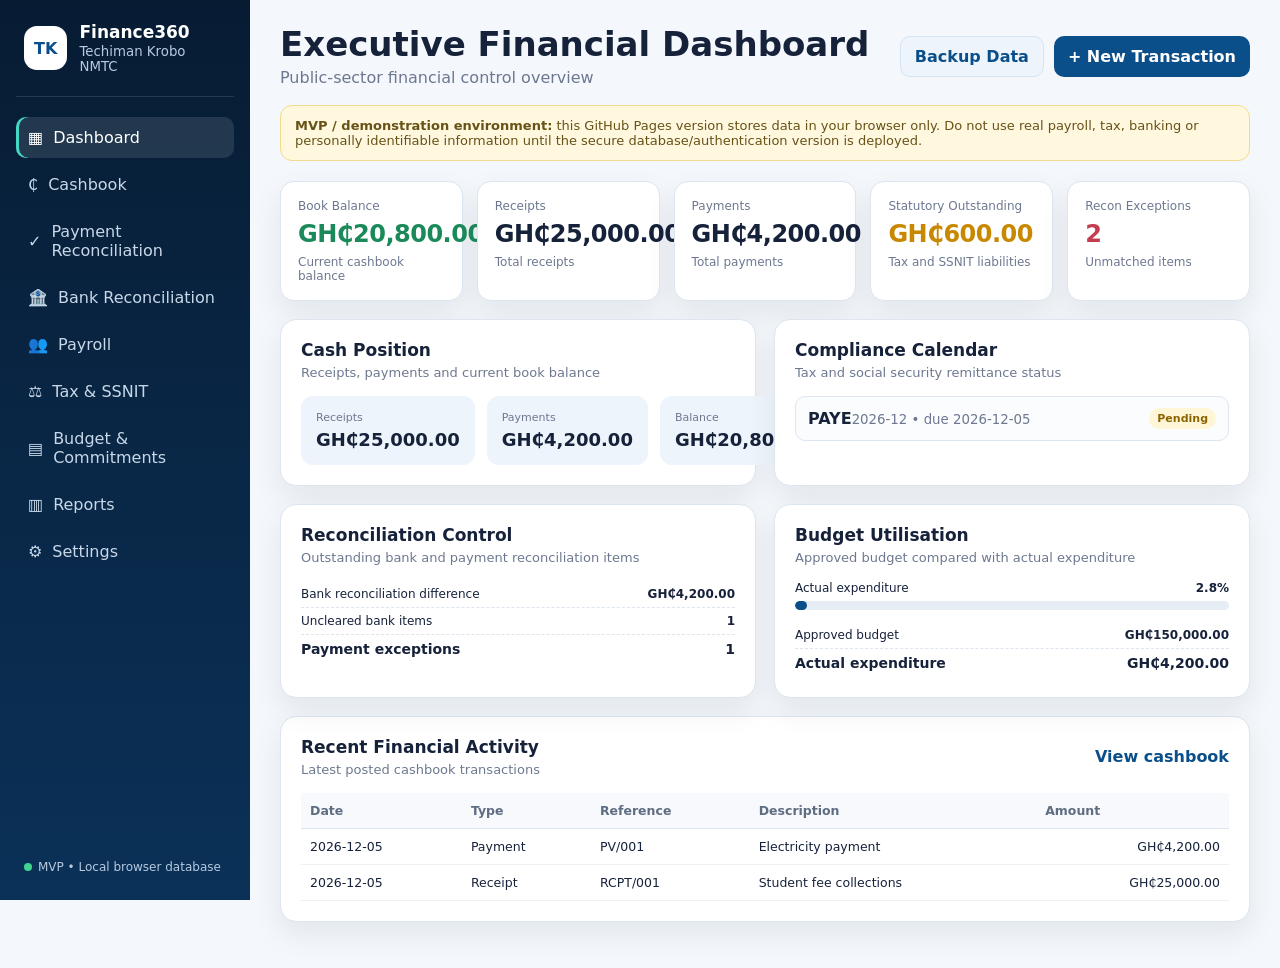
<file: index.html>
<!DOCTYPE html>
<html lang="en">
<head>
  <meta charset="UTF-8" />
  <meta name="viewport" content="width=device-width, initial-scale=1.0" />
  <meta name="description" content="Techiman Krobo Nursing and Midwifery Training College Financial Management System MVP" />
  <meta name="theme-color" content="#0b2447" />
  <title>Techiman Krobo NMTC Financial Management System</title>
  <link rel="icon" href="assets/favicon.svg" type="image/svg+xml" />
  <link rel="stylesheet" href="styles.css" />
</head>
<body>
  <div class="app-shell">
    <aside class="sidebar" id="sidebar">
      <div class="brand">
        <div class="brand-mark">TK</div>
        <div>
          <strong>Finance360</strong>
          <small>Techiman Krobo NMTC</small>
        </div>
      </div>

      <nav class="nav" aria-label="Primary navigation">
        <button class="nav-link active" data-view="dashboard"><span>▦</span> Dashboard</button>
        <button class="nav-link" data-view="cashbook"><span>₵</span> Cashbook</button>
        <button class="nav-link" data-view="payments"><span>✓</span> Payment Reconciliation</button>
        <button class="nav-link" data-view="bank"><span>🏦</span> Bank Reconciliation</button>
        <button class="nav-link" data-view="payroll"><span>👥</span> Payroll</button>
        <button class="nav-link" data-view="statutory"><span>⚖</span> Tax & SSNIT</button>
        <button class="nav-link" data-view="budget"><span>▤</span> Budget & Commitments</button>
        <button class="nav-link" data-view="reports"><span>▥</span> Reports</button>
        <button class="nav-link" data-view="settings"><span>⚙</span> Settings</button>
      </nav>

      <div class="sidebar-foot"><span class="status-dot"></span>MVP • Local browser database</div>
    </aside>

    <main class="main">
      <header class="topbar">
        <button class="menu-btn" id="menuBtn" aria-label="Toggle menu">☰</button>
        <div><h1 id="pageTitle">Executive Financial Dashboard</h1><p id="pageSubtitle">Public-sector financial control overview</p></div>
        <div class="top-actions"><button class="ghost-btn" id="backupBtn">Backup Data</button><button class="primary-btn" data-open-view="cashbook">+ New Transaction</button></div>
      </header>

      <div class="notice"><strong>MVP / demonstration environment:</strong> this GitHub Pages version stores data in your browser only. Do not use real payroll, tax, banking or personally identifiable information until the secure database/authentication version is deployed.</div>

      <section class="view active" id="dashboard">
        <div class="kpi-grid" id="kpiGrid"></div>
        <div class="grid two">
          <article class="card"><div class="card-head"><div><h2>Cash Position</h2><p>Receipts, payments and current book balance</p></div></div><div class="cash-summary" id="cashSummary"></div></article>
          <article class="card"><div class="card-head"><div><h2>Compliance Calendar</h2><p>Tax and social security remittance status</p></div></div><div id="complianceList" class="stack-list"></div></article>
        </div>
        <div class="grid two">
          <article class="card"><div class="card-head"><div><h2>Reconciliation Control</h2><p>Outstanding bank and payment reconciliation items</p></div></div><div id="reconOverview"></div></article>
          <article class="card"><div class="card-head"><div><h2>Budget Utilisation</h2><p>Approved budget compared with actual expenditure</p></div></div><div id="budgetOverview"></div></article>
        </div>
        <article class="card"><div class="card-head"><div><h2>Recent Financial Activity</h2><p>Latest posted cashbook transactions</p></div><button class="link-btn" data-open-view="cashbook">View cashbook</button></div><div class="table-wrap"><table id="recentTransactionsTable"></table></div></article>
      </section>

      <section class="view" id="cashbook">
        <div class="grid form-layout">
          <article class="card form-card"><div class="card-head"><div><h2>Post Cashbook Transaction</h2><p>Record receipts and payments</p></div></div>
            <form id="cashbookForm" class="form-grid">
              <label>Date<input type="date" name="date" required /></label><label>Type<select name="type" required><option value="Receipt">Receipt</option><option value="Payment">Payment</option></select></label>
              <label>Reference<input type="text" name="reference" placeholder="PV/RCPT/2026/001" required /></label><label>Category<select name="category" required><option>Student Fees</option><option>Government Grant</option><option>Internally Generated Funds</option><option>Compensation</option><option>Goods & Services</option><option>Capital Expenditure</option><option>Utilities</option><option>Training</option><option>Travel & Transport</option><option>Other</option></select></label>
              <label class="span-2">Description<input type="text" name="description" required placeholder="Transaction description" /></label><label>Amount (GHS)<input type="number" min="0" step="0.01" name="amount" required /></label><label>Bank Account<select name="bankAccount" id="cashbookBankSelect" required></select></label>
              <label class="span-2">Payee / Payer<input type="text" name="party" placeholder="Supplier, staff, student or payer" /></label><div class="form-actions span-2"><button class="primary-btn" type="submit">Post Transaction</button></div>
            </form>
          </article>
          <article class="card"><div class="card-head"><div><h2>Cashbook Register</h2><p>Receipts and payments ledger</p></div><button class="ghost-btn export-btn" data-export="cashbook">Export CSV</button></div><div class="filter-row"><input id="cashbookSearch" type="search" placeholder="Search reference, description or party" /><select id="cashbookTypeFilter"><option value="">All types</option><option>Receipt</option><option>Payment</option></select></div><div class="table-wrap tall"><table id="cashbookTable"></table></div></article>
        </div>
      </section>

      <section class="view" id="payments"><div class="grid form-layout">
        <article class="card form-card"><div class="card-head"><div><h2>Payment Voucher Register</h2><p>Create and reconcile approved payments</p></div></div>
          <form id="paymentForm" class="form-grid"><label>Voucher Date<input type="date" name="date" required /></label><label>Voucher No.<input type="text" name="voucher" required placeholder="PV/2026/001" /></label><label class="span-2">Payee<input type="text" name="payee" required /></label><label>Invoice / Claim Ref<input type="text" name="invoice" /></label><label>Amount (GHS)<input type="number" min="0" step="0.01" name="amount" required /></label><label>Payment Method<select name="method"><option>Bank Transfer</option><option>Cheque</option><option>Electronic Payment</option><option>Other</option></select></label><label>Approval Status<select name="approval"><option>Prepared</option><option>Reviewed</option><option>Approved</option><option>Paid</option></select></label><label class="span-2">Purpose<input type="text" name="purpose" required /></label><div class="form-actions span-2"><button class="primary-btn" type="submit">Add Voucher</button></div></form>
        </article>
        <article class="card"><div class="card-head"><div><h2>Payment Reconciliation</h2><p>Match vouchers to evidence and bank settlement</p></div><button class="ghost-btn export-btn" data-export="payments">Export CSV</button></div><div class="table-wrap tall"><table id="paymentsTable"></table></div></article>
      </div></section>

      <section class="view" id="bank"><div class="grid two">
        <article class="card form-card"><div class="card-head"><div><h2>Bank Reconciliation Statement</h2><p>Compare cashbook with bank statement</p></div></div><form id="bankReconForm" class="form-grid"><label>Reconciliation Date<input type="date" name="date" required /></label><label>Bank Account<select name="bankAccount" id="reconBankSelect"></select></label><label>Statement Closing Balance<input type="number" step="0.01" name="statementBalance" required /></label><label>Bank Charges / Credits Adjustment<input type="number" step="0.01" name="adjustment" value="0" /></label><div class="form-actions span-2"><button class="primary-btn" type="submit">Save Reconciliation Header</button></div></form><div id="bankReconSummary" class="recon-box"></div></article>
        <article class="card"><div class="card-head"><div><h2>Uncleared Cashbook Items</h2><p>Tick items appearing on the bank statement</p></div></div><div class="table-wrap tall"><table id="bankReconTable"></table></div></article>
      </div></section>

      <section class="view" id="payroll"><div class="grid form-layout">
        <article class="card form-card"><div class="card-head"><div><h2>Employee Payroll Record</h2><p>Manage gross pay, deductions and net pay</p></div></div><form id="payrollForm" class="form-grid"><label>Staff ID<input type="text" name="staffId" required /></label><label>Employee Name<input type="text" name="name" required /></label><label>Department<input type="text" name="department" placeholder="Accounts, Academic, Administration" /></label><label>Payroll Month<input type="month" name="month" required /></label><label>Basic Salary<input type="number" min="0" step="0.01" name="basic" required /></label><label>Allowances<input type="number" min="0" step="0.01" name="allowances" value="0" /></label><label>PAYE<input type="number" min="0" step="0.01" name="paye" value="0" /></label><label>Other Deductions<input type="number" min="0" step="0.01" name="otherDeductions" value="0" /></label><div class="form-actions span-2"><button class="primary-btn" type="submit">Add Payroll Record</button></div></form><p class="form-note">SSNIT deductions are calculated using configurable employee/employer rates in Settings. PAYE is entered as the approved payroll amount because PAYE uses statutory tax bands.</p></article>
        <article class="card"><div class="card-head"><div><h2>Payroll Register</h2><p>Gross salary, statutory deductions and net pay</p></div><button class="ghost-btn export-btn" data-export="payroll">Export CSV</button></div><div class="summary-strip" id="payrollSummary"></div><div class="table-wrap tall"><table id="payrollTable"></table></div></article>
      </div></section>

      <section class="view" id="statutory"><div class="grid form-layout">
        <article class="card form-card"><div class="card-head"><div><h2>Statutory Remittance</h2><p>Track PAYE, withholding tax and social security payments</p></div></div><form id="statutoryForm" class="form-grid"><label>Period<input type="month" name="period" required /></label><label>Remittance Type<select name="type"><option>PAYE</option><option>Withholding Tax</option><option>SSNIT Employee</option><option>SSNIT Employer</option><option>Other Statutory Deduction</option></select></label><label>Amount Due<input type="number" min="0" step="0.01" name="amountDue" required /></label><label>Due Date<input type="date" name="dueDate" required /></label><label>Amount Paid<input type="number" min="0" step="0.01" name="amountPaid" value="0" /></label><label>Payment Date<input type="date" name="paymentDate" /></label><label>Receipt / Reference<input type="text" name="reference" /></label><label>Status<select name="status"><option>Pending</option><option>Part Paid</option><option>Paid</option></select></label><div class="form-actions span-2"><button class="primary-btn" type="submit">Record Remittance</button></div></form></article>
        <article class="card"><div class="card-head"><div><h2>Tax & Social Security Register</h2><p>Evidence of statutory payment and outstanding liabilities</p></div><button class="ghost-btn export-btn" data-export="statutory">Export CSV</button></div><div class="table-wrap tall"><table id="statutoryTable"></table></div></article>
      </div></section>

      <section class="view" id="budget"><div class="grid form-layout">
        <article class="card form-card"><div class="card-head"><div><h2>Budget Line</h2><p>Approved budget, commitments and actual expenditure</p></div></div><form id="budgetForm" class="form-grid"><label>Financial Year<input type="number" name="year" min="2020" max="2100" required /></label><label>Budget Code<input type="text" name="code" required /></label><label class="span-2">Budget Line<input type="text" name="line" required /></label><label>Approved Budget<input type="number" min="0" step="0.01" name="approved" required /></label><label>Commitments<input type="number" min="0" step="0.01" name="committed" value="0" /></label><label>Actual Expenditure<input type="number" min="0" step="0.01" name="actual" value="0" /></label><label>Funding Source<select name="funding"><option>Government of Ghana</option><option>Internally Generated Funds</option><option>Donor / Project</option><option>Other</option></select></label><div class="form-actions span-2"><button class="primary-btn" type="submit">Add Budget Line</button></div></form></article>
        <article class="card"><div class="card-head"><div><h2>Budget & Commitment Register</h2><p>Monitor available balances and over-commitment risk</p></div><button class="ghost-btn export-btn" data-export="budget">Export CSV</button></div><div class="table-wrap tall"><table id="budgetTable"></table></div></article>
      </div></section>

      <section class="view" id="reports"><div class="grid three report-grid"><article class="report-card"><h3>Cashbook Summary</h3><p>Receipts, payments and closing book balance.</p><button class="ghost-btn export-btn" data-export="cashbook">Download CSV</button></article><article class="report-card"><h3>Payment Reconciliation</h3><p>Voucher approval, evidence and bank settlement status.</p><button class="ghost-btn export-btn" data-export="payments">Download CSV</button></article><article class="report-card"><h3>Payroll Register</h3><p>Gross pay, deductions, SSNIT and net payroll.</p><button class="ghost-btn export-btn" data-export="payroll">Download CSV</button></article><article class="report-card"><h3>Tax & SSNIT Remittance</h3><p>Outstanding and paid statutory obligations.</p><button class="ghost-btn export-btn" data-export="statutory">Download CSV</button></article><article class="report-card"><h3>Budget Performance</h3><p>Budget, commitment, actual and available balance.</p><button class="ghost-btn export-btn" data-export="budget">Download CSV</button></article><article class="report-card"><h3>Full System Backup</h3><p>Download all MVP records as a JSON backup.</p><button class="primary-btn" id="reportBackupBtn">Download Backup</button></article></div><article class="card"><div class="card-head"><div><h2>Management Financial Snapshot</h2><p>Printable summary for Principal / Management Committee review</p></div><button class="ghost-btn" id="printReportBtn">Print</button></div><div id="managementReport" class="management-report"></div></article></section>

      <section class="view" id="settings"><div class="grid two"><article class="card form-card"><div class="card-head"><div><h2>Institution & Payroll Settings</h2><p>Configure local MVP parameters</p></div></div><form id="settingsForm" class="form-grid"><label class="span-2">Institution Name<input type="text" name="institutionName" /></label><label>Financial Year<input type="number" name="financialYear" min="2020" max="2100" /></label><label>Currency<input type="text" name="currency" value="GHS" /></label><label>Employee SSNIT Rate (%)<input type="number" name="ssnitEmployeeRate" min="0" max="100" step="0.01" /></label><label>Employer SSNIT Rate (%)<input type="number" name="ssnitEmployerRate" min="0" max="100" step="0.01" /></label><div class="form-actions span-2"><button class="primary-btn" type="submit">Save Settings</button></div></form><p class="form-note">Enter current approved statutory rates applicable to the institution. Rates are configurable rather than hard-coded.</p></article><article class="card"><div class="card-head"><div><h2>Bank Accounts</h2><p>Accounts used for cashbook and reconciliation</p></div></div><form id="bankAccountForm" class="inline-form"><input name="name" placeholder="Account name" required /><input name="number" placeholder="Account number / masked ref" required /><button class="primary-btn" type="submit">Add</button></form><div id="bankAccountsList" class="stack-list"></div></article></div><article class="card danger-zone"><div class="card-head"><div><h2>Data Administration</h2><p>Backup, restore or reset the local MVP database</p></div></div><div class="button-row"><button class="ghost-btn" id="restoreBtn">Restore JSON Backup</button><input type="file" id="restoreInput" accept="application/json" hidden /><button class="danger-btn" id="resetBtn">Reset Demo Data</button></div></article></section>
    </main>
  </div>
  <div class="toast" id="toast" role="status"></div>
  <script src="app.js"></script>
</body>
</html>
</file>
<file: styles.css>
:root{--bg:#f4f7fb;--surface:#fff;--surface-2:#eef4fb;--ink:#16213a;--muted:#6d7890;--border:#dce5f0;--primary:#0b4f8a;--primary-2:#06345d;--accent:#18a999;--success:#1b8a5a;--warning:#c88800;--danger:#c43d4f;--shadow:0 12px 30px rgba(16,35,60,.08);--radius:16px}*{box-sizing:border-box}html{scroll-behavior:smooth}body{margin:0;font-family:Inter,ui-sans-serif,system-ui,-apple-system,BlinkMacSystemFont,"Segoe UI",sans-serif;background:var(--bg);color:var(--ink)}button,input,select{font:inherit}button{cursor:pointer}.app-shell{min-height:100vh;display:grid;grid-template-columns:250px 1fr}.sidebar{position:sticky;top:0;height:100vh;overflow-y:auto;background:linear-gradient(180deg,#071c33,#0b3158);color:#fff;padding:22px 16px;display:flex;flex-direction:column;z-index:20}.brand{display:flex;align-items:center;gap:12px;padding:0 8px 22px;border-bottom:1px solid rgba(255,255,255,.12)}.brand-mark{width:44px;height:44px;border-radius:13px;display:grid;place-items:center;background:#fff;color:var(--primary);font-weight:800}.brand strong{display:block;font-size:17px}.brand small{display:block;color:#b6cae0;margin-top:2px}.nav{display:grid;gap:6px;margin-top:20px}.nav-link{border:0;color:#c8d8e9;background:transparent;text-align:left;padding:11px 12px;border-radius:10px;display:flex;align-items:center;gap:10px}.nav-link:hover,.nav-link.active{background:rgba(255,255,255,.11);color:#fff}.nav-link.active{box-shadow:inset 3px 0 0 #45d7c6}.sidebar-foot{margin-top:auto;padding:18px 8px 4px;color:#b6cae0;font-size:12px}.status-dot{display:inline-block;width:8px;height:8px;background:#42d392;border-radius:50%;margin-right:6px}.main{min-width:0;padding:26px 30px 46px}.topbar{display:flex;align-items:center;gap:18px;margin-bottom:18px}.topbar h1{font-size:clamp(24px,3vw,34px);line-height:1.1;margin:0}.topbar p{margin:5px 0 0;color:var(--muted)}.top-actions{margin-left:auto;display:flex;gap:10px}.menu-btn{display:none;width:42px;height:42px;border:1px solid var(--border);background:var(--surface);border-radius:10px}.notice{background:#fff8df;border:1px solid #f1dc8e;color:#675217;padding:12px 14px;border-radius:12px;margin-bottom:20px;font-size:13px}.view{display:none}.view.active{display:block;animation:fade .18s ease-out}@keyframes fade{from{opacity:.55;transform:translateY(3px)}to{opacity:1;transform:none}}.grid{display:grid;gap:18px;margin-bottom:18px}.grid.two{grid-template-columns:repeat(2,minmax(0,1fr))}.grid.three{grid-template-columns:repeat(3,minmax(0,1fr))}.form-layout{grid-template-columns:minmax(300px,.8fr) minmax(0,1.6fr)}.card,.report-card{background:var(--surface);border:1px solid var(--border);border-radius:var(--radius);box-shadow:var(--shadow)}.card,.report-card{padding:20px}.report-card h3{margin:0 0 8px}.report-card p{min-height:42px;color:var(--muted)}.card-head{display:flex;align-items:flex-start;justify-content:space-between;gap:16px;margin-bottom:16px}.card-head h2{margin:0;font-size:17px}.card-head p{margin:5px 0 0;color:var(--muted);font-size:13px}.kpi-grid{display:grid;grid-template-columns:repeat(5,minmax(0,1fr));gap:14px;margin-bottom:18px}.kpi{background:var(--surface);border:1px solid var(--border);border-radius:14px;padding:17px;box-shadow:var(--shadow)}.kpi .label{color:var(--muted);font-size:12px}.kpi .value{font-weight:780;font-size:24px;margin:7px 0;letter-spacing:-.5px}.kpi .meta{font-size:12px;color:var(--muted)}.kpi.positive .value{color:var(--success)}.kpi.warning .value{color:var(--warning)}.kpi.danger .value{color:var(--danger)}.primary-btn,.ghost-btn,.danger-btn,.link-btn{border:0;border-radius:10px;padding:10px 14px;font-weight:650}.primary-btn{background:var(--primary);color:#fff}.primary-btn:hover{background:var(--primary-2)}.ghost-btn{background:#edf4fb;color:var(--primary);border:1px solid #d5e4f2}.danger-btn{background:#fff0f2;color:var(--danger);border:1px solid #f4c7ce}.link-btn{background:transparent;color:var(--primary);padding-inline:0}.form-grid{display:grid;grid-template-columns:repeat(2,minmax(0,1fr));gap:13px}.form-grid label{display:grid;gap:6px;font-size:12px;font-weight:700;color:#4f5e75}.span-2{grid-column:1/-1}input,select{width:100%;min-height:42px;border:1px solid var(--border);border-radius:9px;background:#fff;color:var(--ink);padding:9px 10px;outline:none}input:focus,select:focus{border-color:#7aa9d0;box-shadow:0 0 0 3px rgba(11,79,138,.08)}.form-actions{display:flex;justify-content:flex-end;padding-top:4px}.form-note{font-size:12px;color:var(--muted);line-height:1.5;margin:14px 0 0}.inline-form{display:grid;grid-template-columns:1fr 1fr auto;gap:8px;margin-bottom:14px}.filter-row{display:grid;grid-template-columns:1fr 180px;gap:10px;margin-bottom:12px}.button-row{display:flex;gap:10px;flex-wrap:wrap}.table-wrap{overflow:auto}.table-wrap.tall{max-height:610px}table{width:100%;border-collapse:collapse;font-size:12.5px}th{position:sticky;top:0;z-index:1;text-align:left;color:#5f6d82;background:#f7f9fc;border-bottom:1px solid var(--border);padding:10px 9px;white-space:nowrap}td{border-bottom:1px solid #edf1f6;padding:10px 9px;vertical-align:top}tbody tr:hover{background:#fbfdff}.num{text-align:right;font-variant-numeric:tabular-nums;white-space:nowrap}.tag{display:inline-flex;align-items:center;padding:4px 8px;border-radius:999px;font-size:11px;font-weight:700;background:#eef3f8;color:#536076}.tag.success{background:#e7f7ef;color:#18724b}.tag.warning{background:#fff5d7;color:#8d6500}.tag.danger{background:#ffeaed;color:#a52f40}.small-btn{border:1px solid var(--border);border-radius:7px;background:#fff;color:var(--primary);padding:5px 8px;font-size:11px;margin-right:4px}.small-btn.danger{color:var(--danger)}.cash-summary{display:grid;grid-template-columns:repeat(3,1fr);gap:12px}.metric-box{padding:15px;border-radius:12px;background:var(--surface-2)}.metric-box span{display:block;color:var(--muted);font-size:11px}.metric-box strong{display:block;margin-top:5px;font-size:18px}.stack-list{display:grid;gap:9px}.list-item{display:flex;justify-content:space-between;align-items:center;gap:12px;padding:11px 12px;border:1px solid var(--border);border-radius:10px;background:#fbfcfe}.list-item small{color:var(--muted)}.progress-row{margin-bottom:12px}.progress-top{display:flex;justify-content:space-between;gap:12px;font-size:12px;margin-bottom:6px}.progress{height:9px;border-radius:99px;overflow:hidden;background:#e7edf4}.progress>i{display:block;height:100%;background:var(--primary);border-radius:inherit}.progress>i.warn{background:var(--warning)}.progress>i.danger{background:var(--danger)}.recon-box{margin-top:16px;background:#f7fafc;border:1px solid var(--border);border-radius:12px;padding:15px}.recon-line{display:flex;justify-content:space-between;gap:20px;padding:6px 0;border-bottom:1px dashed #dce5ef;font-size:12px}.recon-line:last-child{border-bottom:0;font-weight:800;font-size:14px}.summary-strip{display:grid;grid-template-columns:repeat(4,minmax(0,1fr));gap:9px;margin-bottom:12px}.summary-strip div{background:#f5f8fc;border-radius:9px;padding:10px}.summary-strip small{display:block;color:var(--muted)}.summary-strip strong{display:block;margin-top:3px}.management-report{display:grid;gap:12px}.report-section{border:1px solid var(--border);border-radius:12px;padding:15px}.report-section h3{margin:0 0 10px}.report-facts{display:grid;grid-template-columns:repeat(4,minmax(0,1fr));gap:9px}.report-facts div{background:#f6f9fc;padding:10px;border-radius:9px}.report-facts small,.report-facts strong{display:block}.report-facts small{color:var(--muted);margin-bottom:4px}.danger-zone{border-color:#f1ccd2}.toast{position:fixed;right:22px;bottom:22px;background:#10263e;color:#fff;padding:12px 16px;border-radius:10px;opacity:0;pointer-events:none;transform:translateY(10px);transition:.2s;z-index:100;box-shadow:var(--shadow)}.toast.show{opacity:1;transform:none}.empty{padding:22px;text-align:center;color:var(--muted)}@media(max-width:1180px){.kpi-grid{grid-template-columns:repeat(3,1fr)}.form-layout{grid-template-columns:1fr}.grid.three{grid-template-columns:repeat(2,1fr)}}@media(max-width:850px){.app-shell{grid-template-columns:1fr}.sidebar{position:fixed;left:-270px;width:250px;transition:.2s;box-shadow:15px 0 30px rgba(0,0,0,.18)}.sidebar.open{left:0}.main{padding:20px 16px 36px}.menu-btn{display:inline-grid;place-items:center}.grid.two,.grid.three,.kpi-grid{grid-template-columns:1fr}.top-actions .ghost-btn{display:none}.report-facts,.summary-strip,.cash-summary{grid-template-columns:repeat(2,1fr)}}@media(max-width:560px){.topbar{align-items:flex-start}.top-actions{display:none}.form-grid,.inline-form,.filter-row{grid-template-columns:1fr}.span-2{grid-column:auto}.report-facts,.summary-strip,.cash-summary{grid-template-columns:1fr}}@media print{.sidebar,.topbar,.notice,.report-grid,.card-head button{display:none!important}.app-shell{display:block}.main{padding:0}.view{display:none!important}#reports{display:block!important}#reports>.card{border:0;box-shadow:none}}
</file>
